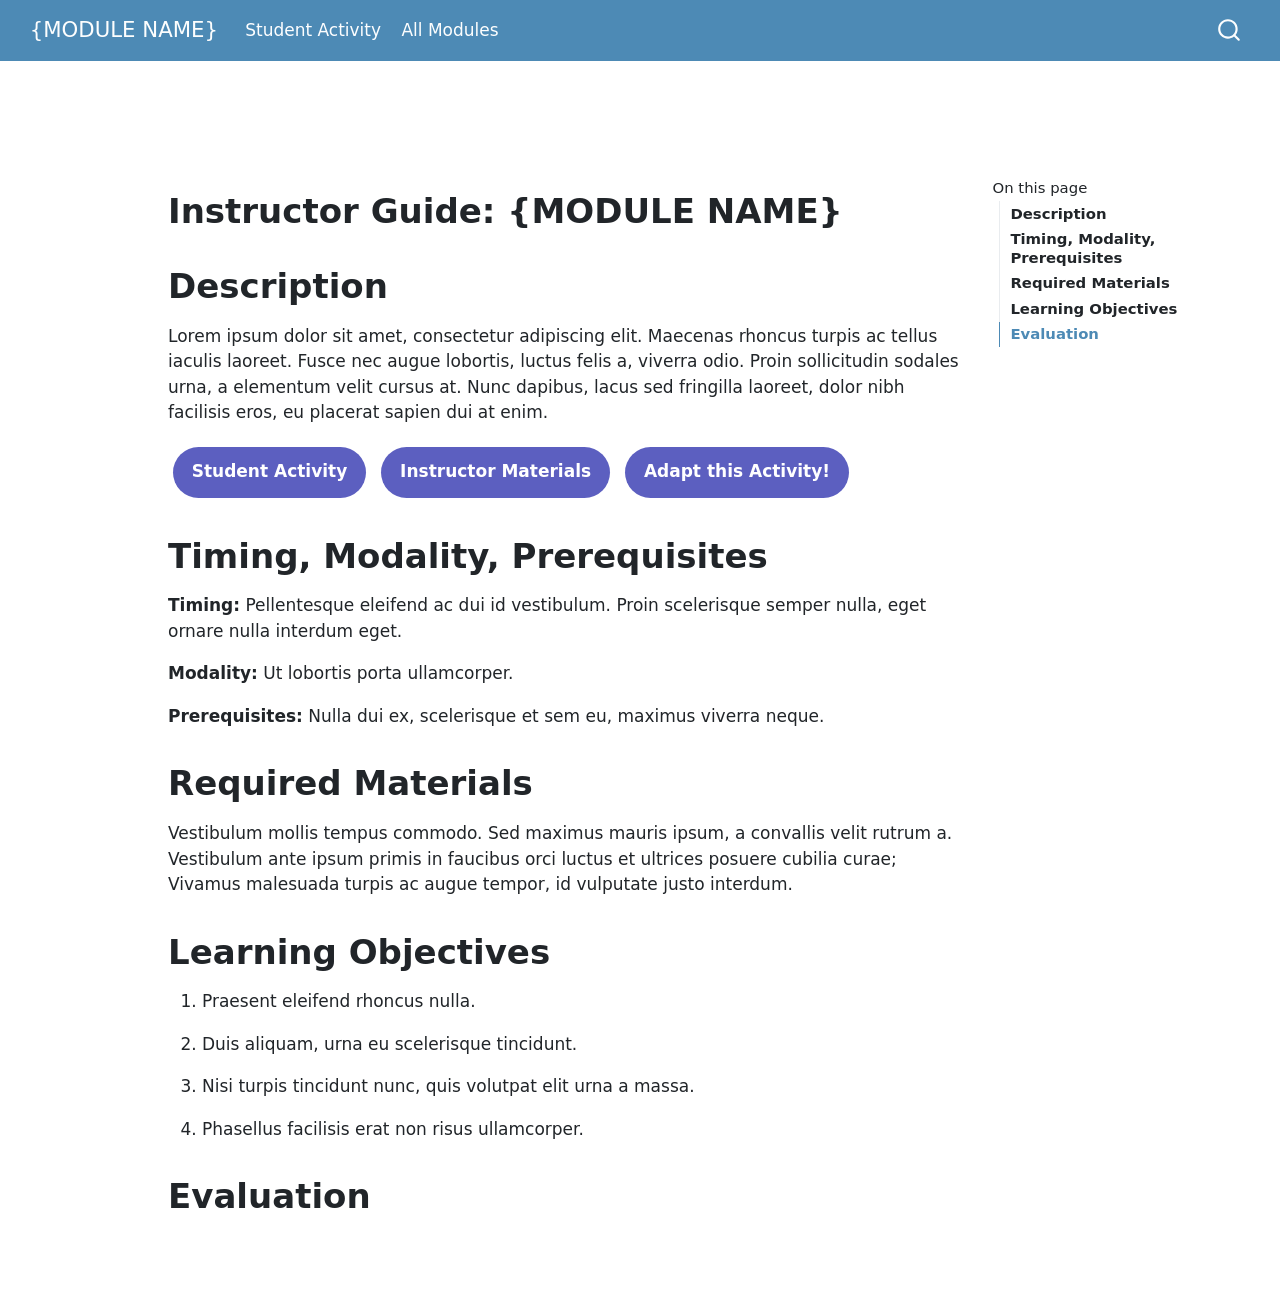
<file: docs/index.html>
<!DOCTYPE html>
<html xmlns="http://www.w3.org/1999/xhtml" lang="en" xml:lang="en"><head>

<meta charset="utf-8">
<meta name="generator" content="quarto-1.8.26">

<meta name="viewport" content="width=device-width, initial-scale=1.0, user-scalable=yes">


<title>Instructor Guide: {MODULE NAME} – {MODULE NAME}</title>
<style>
code{white-space: pre-wrap;}
span.smallcaps{font-variant: small-caps;}
div.columns{display: flex; gap: min(4vw, 1.5em);}
div.column{flex: auto; overflow-x: auto;}
div.hanging-indent{margin-left: 1.5em; text-indent: -1.5em;}
ul.task-list{list-style: none;}
ul.task-list li input[type="checkbox"] {
  width: 0.8em;
  margin: 0 0.8em 0.2em -1em; /* quarto-specific, see https://github.com/quarto-dev/quarto-cli/issues/4556 */ 
  vertical-align: middle;
}
</style>


<script src="site_libs/quarto-nav/quarto-nav.js"></script>
<script src="site_libs/quarto-nav/headroom.min.js"></script>
<script src="site_libs/clipboard/clipboard.min.js"></script>
<script src="site_libs/quarto-search/autocomplete.umd.js"></script>
<script src="site_libs/quarto-search/fuse.min.js"></script>
<script src="site_libs/quarto-search/quarto-search.js"></script>
<meta name="quarto:offset" content="./">
<script src="site_libs/quarto-html/quarto.js" type="module"></script>
<script src="site_libs/quarto-html/tabsets/tabsets.js" type="module"></script>
<script src="site_libs/quarto-html/axe/axe-check.js" type="module"></script>
<script src="site_libs/quarto-html/popper.min.js"></script>
<script src="site_libs/quarto-html/tippy.umd.min.js"></script>
<script src="site_libs/quarto-html/anchor.min.js"></script>
<link href="site_libs/quarto-html/tippy.css" rel="stylesheet">
<link href="site_libs/quarto-html/quarto-syntax-highlighting-587c61ba64f3a5504c4d52d930310e48.css" rel="stylesheet" id="quarto-text-highlighting-styles">
<script src="site_libs/bootstrap/bootstrap.min.js"></script>
<link href="site_libs/bootstrap/bootstrap-icons.css" rel="stylesheet">
<link href="site_libs/bootstrap/bootstrap-e49a5dc6e72e037d96667a2e2cca56e0.min.css" rel="stylesheet" append-hash="true" id="quarto-bootstrap" data-mode="light">
<script id="quarto-search-options" type="application/json">{
  "location": "navbar",
  "copy-button": false,
  "collapse-after": 3,
  "panel-placement": "end",
  "type": "overlay",
  "limit": 50,
  "keyboard-shortcut": [
    "f",
    "/",
    "s"
  ],
  "show-item-context": false,
  "language": {
    "search-no-results-text": "No results",
    "search-matching-documents-text": "matching documents",
    "search-copy-link-title": "Copy link to search",
    "search-hide-matches-text": "Hide additional matches",
    "search-more-match-text": "more match in this document",
    "search-more-matches-text": "more matches in this document",
    "search-clear-button-title": "Clear",
    "search-text-placeholder": "",
    "search-detached-cancel-button-title": "Cancel",
    "search-submit-button-title": "Submit",
    "search-label": "Search"
  }
}</script>
<script async="" src="https://www.googletagmanager.com/gtag/js?id=XXX"></script>

<script type="text/javascript">

window.dataLayer = window.dataLayer || [];
function gtag(){dataLayer.push(arguments);}
gtag('js', new Date());
gtag('config', 'XXX', { 'anonymize_ip': true});
</script>
<link rel="icon" type="image/x-icon" href="assets/favicon.ico">
 <!--- go to https://favicon.io/favicon-converter/ to upload an image to make a new favicon.io. You will need to replace the current favicon.io image with the one in the downloaded directory from the website. The current image is in the resources/images/ directory --->

<script async="" src="https://www.googletagmanager.com/gtm.js?id=???"></script>
<script>
  window.dataLayer = window.dataLayer || [];
  function gtag(){dataLayer.push(arguments);}
  gtag('js', new Date());
</script>


<link rel="stylesheet" href="assets/styles.css">
</head>

<body class="nav-fixed quarto-light">

<div id="quarto-search-results"></div>
  <header id="quarto-header" class="headroom fixed-top">
    <nav class="navbar navbar-expand-lg " data-bs-theme="dark">
      <div class="navbar-container container-fluid">
      <div class="navbar-brand-container mx-auto">
    <a class="navbar-brand" href="./index.html">
    <span class="navbar-title">{MODULE NAME}</span>
    </a>
  </div>
            <div id="quarto-search" class="" title="Search"></div>
          <button class="navbar-toggler" type="button" data-bs-toggle="collapse" data-bs-target="#navbarCollapse" aria-controls="navbarCollapse" role="menu" aria-expanded="false" aria-label="Toggle navigation" onclick="if (window.quartoToggleHeadroom) { window.quartoToggleHeadroom(); }">
  <span class="navbar-toggler-icon"></span>
</button>
          <div class="collapse navbar-collapse" id="navbarCollapse">
            <ul class="navbar-nav navbar-nav-scroll me-auto">
  <li class="nav-item">
    <a class="nav-link active" href="./index.html" aria-current="page"> 
<span class="menu-text">Student Activity</span></a>
  </li>  
  <li class="nav-item">
    <a class="nav-link" href="https://genomicseducation.org/modules.html"> 
<span class="menu-text">All Modules</span></a>
  </li>  
</ul>
          </div> <!-- /navcollapse -->
            <div class="quarto-navbar-tools">
</div>
      </div> <!-- /container-fluid -->
    </nav>
</header>
<!-- content -->
<div id="quarto-content" class="quarto-container page-columns page-rows-contents page-layout-article page-navbar">
<!-- sidebar -->
<!-- margin-sidebar -->
    <div id="quarto-margin-sidebar" class="sidebar margin-sidebar">
        <nav id="TOC" role="doc-toc" class="toc-active">
    <h2 id="toc-title">On this page</h2>
   
  <ul>
  <li><a href="#description" id="toc-description" class="nav-link active" data-scroll-target="#description"><strong>Description</strong></a></li>
  <li><a href="#timing-modality-prerequisites" id="toc-timing-modality-prerequisites" class="nav-link" data-scroll-target="#timing-modality-prerequisites"><strong>Timing, Modality, Prerequisites</strong></a></li>
  <li><a href="#required-materials" id="toc-required-materials" class="nav-link" data-scroll-target="#required-materials"><strong>Required Materials</strong></a></li>
  <li><a href="#learning-objectives" id="toc-learning-objectives" class="nav-link" data-scroll-target="#learning-objectives"><strong>Learning Objectives</strong></a></li>
  <li><a href="#evaluation" id="toc-evaluation" class="nav-link" data-scroll-target="#evaluation"><strong>Evaluation</strong></a></li>
  </ul>
</nav>
    </div>
<!-- main -->
<main class="content" id="quarto-document-content">

<header id="title-block-header" class="quarto-title-block default">
<div class="quarto-title">
<h1 class="title"><strong>Instructor Guide: {MODULE NAME}</strong></h1>
</div>



<div class="quarto-title-meta">

    
  
    
  </div>
  


</header>


<!--
Describe the module.
-->
<section id="description" class="level1">
<h1><strong>Description</strong></h1>
<p>Lorem ipsum dolor sit amet, consectetur adipiscing elit. Maecenas rhoncus turpis ac tellus iaculis laoreet. Fusce nec augue lobortis, luctus felis a, viverra odio. Proin sollicitudin sodales urna, a elementum velit cursus at. Nunc dapibus, lacus sed fringilla laoreet, dolor nibh facilisis eros, eu placerat sapien dui at enim.</p>
<p><a href="https://genomicseducation.org" class="nav-button">Student Activity</a> <a href="./instructor_materials.html" class="nav-button">Instructor Materials</a> <a href="./adapt_materials.html" class="nav-button">Adapt this Activity!</a></p>
<!--
Describe how long you expect the activity to take. Any details about modality are also helpful.
-->
</section>
<section id="timing-modality-prerequisites" class="level1">
<h1><strong>Timing, Modality, Prerequisites</strong></h1>
<p><strong>Timing:</strong> Pellentesque eleifend ac dui id vestibulum. Proin scelerisque semper nulla, eget ornare nulla interdum eget.</p>
<p><strong>Modality:</strong> Ut lobortis porta ullamcorper.</p>
<p><strong>Prerequisites:</strong> Nulla dui ex, scelerisque et sem eu, maximus viverra neque.</p>
</section>
<section id="required-materials" class="level1">
<h1><strong>Required Materials</strong></h1>
<p>Vestibulum mollis tempus commodo. Sed maximus mauris ipsum, a convallis velit rutrum a. Vestibulum ante ipsum primis in faucibus orci luctus et ultrices posuere cubilia curae; Vivamus malesuada turpis ac augue tempor, id vulputate justo interdum.</p>
<!-- Make sure to mention from where the learning objectives were derived. Check out the GSA learning framework, both at https://genetics-gsa.org/education/genetics-learning-framework/ and in the resources folder in this repository. -->
</section>
<section id="learning-objectives" class="level1">
<h1><strong>Learning Objectives</strong></h1>
<ol type="1">
<li><p>Praesent eleifend rhoncus nulla.</p></li>
<li><p>Duis aliquam, urna eu scelerisque tincidunt.</p></li>
<li><p>Nisi turpis tincidunt nunc, quis volutpat elit urna a massa.</p></li>
<li><p>Phasellus facilisis erat non risus ullamcorper.</p></li>
</ol>
<!--
Describe the module.
-->
</section>
<section id="evaluation" class="level1">
<h1><strong>Evaluation</strong></h1>


</section>

</main> <!-- /main -->
<script id="quarto-html-after-body" type="application/javascript">
  window.document.addEventListener("DOMContentLoaded", function (event) {
    const icon = "";
    const anchorJS = new window.AnchorJS();
    anchorJS.options = {
      placement: 'right',
      icon: icon
    };
    anchorJS.add('.anchored');
    const isCodeAnnotation = (el) => {
      for (const clz of el.classList) {
        if (clz.startsWith('code-annotation-')) {                     
          return true;
        }
      }
      return false;
    }
    const onCopySuccess = function(e) {
      // button target
      const button = e.trigger;
      // don't keep focus
      button.blur();
      // flash "checked"
      button.classList.add('code-copy-button-checked');
      var currentTitle = button.getAttribute("title");
      button.setAttribute("title", "Copied!");
      let tooltip;
      if (window.bootstrap) {
        button.setAttribute("data-bs-toggle", "tooltip");
        button.setAttribute("data-bs-placement", "left");
        button.setAttribute("data-bs-title", "Copied!");
        tooltip = new bootstrap.Tooltip(button, 
          { trigger: "manual", 
            customClass: "code-copy-button-tooltip",
            offset: [0, -8]});
        tooltip.show();    
      }
      setTimeout(function() {
        if (tooltip) {
          tooltip.hide();
          button.removeAttribute("data-bs-title");
          button.removeAttribute("data-bs-toggle");
          button.removeAttribute("data-bs-placement");
        }
        button.setAttribute("title", currentTitle);
        button.classList.remove('code-copy-button-checked');
      }, 1000);
      // clear code selection
      e.clearSelection();
    }
    const getTextToCopy = function(trigger) {
      const outerScaffold = trigger.parentElement.cloneNode(true);
      const codeEl = outerScaffold.querySelector('code');
      for (const childEl of codeEl.children) {
        if (isCodeAnnotation(childEl)) {
          childEl.remove();
        }
      }
      return codeEl.innerText;
    }
    const clipboard = new window.ClipboardJS('.code-copy-button:not([data-in-quarto-modal])', {
      text: getTextToCopy
    });
    clipboard.on('success', onCopySuccess);
    if (window.document.getElementById('quarto-embedded-source-code-modal')) {
      const clipboardModal = new window.ClipboardJS('.code-copy-button[data-in-quarto-modal]', {
        text: getTextToCopy,
        container: window.document.getElementById('quarto-embedded-source-code-modal')
      });
      clipboardModal.on('success', onCopySuccess);
    }
      var localhostRegex = new RegExp(/^(?:http|https):\/\/localhost\:?[0-9]*\//);
      var mailtoRegex = new RegExp(/^mailto:/);
        var filterRegex = new RegExp('/' + window.location.host + '/');
      var isInternal = (href) => {
          return filterRegex.test(href) || localhostRegex.test(href) || mailtoRegex.test(href);
      }
      // Inspect non-navigation links and adorn them if external
     var links = window.document.querySelectorAll('a[href]:not(.nav-link):not(.navbar-brand):not(.toc-action):not(.sidebar-link):not(.sidebar-item-toggle):not(.pagination-link):not(.no-external):not([aria-hidden]):not(.dropdown-item):not(.quarto-navigation-tool):not(.about-link)');
      for (var i=0; i<links.length; i++) {
        const link = links[i];
        if (!isInternal(link.href)) {
          // undo the damage that might have been done by quarto-nav.js in the case of
          // links that we want to consider external
          if (link.dataset.originalHref !== undefined) {
            link.href = link.dataset.originalHref;
          }
            // target, if specified
            link.setAttribute("target", "_blank");
            if (link.getAttribute("rel") === null) {
              link.setAttribute("rel", "noopener");
            }
        }
      }
    function tippyHover(el, contentFn, onTriggerFn, onUntriggerFn) {
      const config = {
        allowHTML: true,
        maxWidth: 500,
        delay: 100,
        arrow: false,
        appendTo: function(el) {
            return el.parentElement;
        },
        interactive: true,
        interactiveBorder: 10,
        theme: 'quarto',
        placement: 'bottom-start',
      };
      if (contentFn) {
        config.content = contentFn;
      }
      if (onTriggerFn) {
        config.onTrigger = onTriggerFn;
      }
      if (onUntriggerFn) {
        config.onUntrigger = onUntriggerFn;
      }
      window.tippy(el, config); 
    }
    const noterefs = window.document.querySelectorAll('a[role="doc-noteref"]');
    for (var i=0; i<noterefs.length; i++) {
      const ref = noterefs[i];
      tippyHover(ref, function() {
        // use id or data attribute instead here
        let href = ref.getAttribute('data-footnote-href') || ref.getAttribute('href');
        try { href = new URL(href).hash; } catch {}
        const id = href.replace(/^#\/?/, "");
        const note = window.document.getElementById(id);
        if (note) {
          return note.innerHTML;
        } else {
          return "";
        }
      });
    }
    const xrefs = window.document.querySelectorAll('a.quarto-xref');
    const processXRef = (id, note) => {
      // Strip column container classes
      const stripColumnClz = (el) => {
        el.classList.remove("page-full", "page-columns");
        if (el.children) {
          for (const child of el.children) {
            stripColumnClz(child);
          }
        }
      }
      stripColumnClz(note)
      if (id === null || id.startsWith('sec-')) {
        // Special case sections, only their first couple elements
        const container = document.createElement("div");
        if (note.children && note.children.length > 2) {
          container.appendChild(note.children[0].cloneNode(true));
          for (let i = 1; i < note.children.length; i++) {
            const child = note.children[i];
            if (child.tagName === "P" && child.innerText === "") {
              continue;
            } else {
              container.appendChild(child.cloneNode(true));
              break;
            }
          }
          if (window.Quarto?.typesetMath) {
            window.Quarto.typesetMath(container);
          }
          return container.innerHTML
        } else {
          if (window.Quarto?.typesetMath) {
            window.Quarto.typesetMath(note);
          }
          return note.innerHTML;
        }
      } else {
        // Remove any anchor links if they are present
        const anchorLink = note.querySelector('a.anchorjs-link');
        if (anchorLink) {
          anchorLink.remove();
        }
        if (window.Quarto?.typesetMath) {
          window.Quarto.typesetMath(note);
        }
        if (note.classList.contains("callout")) {
          return note.outerHTML;
        } else {
          return note.innerHTML;
        }
      }
    }
    for (var i=0; i<xrefs.length; i++) {
      const xref = xrefs[i];
      tippyHover(xref, undefined, function(instance) {
        instance.disable();
        let url = xref.getAttribute('href');
        let hash = undefined; 
        if (url.startsWith('#')) {
          hash = url;
        } else {
          try { hash = new URL(url).hash; } catch {}
        }
        if (hash) {
          const id = hash.replace(/^#\/?/, "");
          const note = window.document.getElementById(id);
          if (note !== null) {
            try {
              const html = processXRef(id, note.cloneNode(true));
              instance.setContent(html);
            } finally {
              instance.enable();
              instance.show();
            }
          } else {
            // See if we can fetch this
            fetch(url.split('#')[0])
            .then(res => res.text())
            .then(html => {
              const parser = new DOMParser();
              const htmlDoc = parser.parseFromString(html, "text/html");
              const note = htmlDoc.getElementById(id);
              if (note !== null) {
                const html = processXRef(id, note);
                instance.setContent(html);
              } 
            }).finally(() => {
              instance.enable();
              instance.show();
            });
          }
        } else {
          // See if we can fetch a full url (with no hash to target)
          // This is a special case and we should probably do some content thinning / targeting
          fetch(url)
          .then(res => res.text())
          .then(html => {
            const parser = new DOMParser();
            const htmlDoc = parser.parseFromString(html, "text/html");
            const note = htmlDoc.querySelector('main.content');
            if (note !== null) {
              // This should only happen for chapter cross references
              // (since there is no id in the URL)
              // remove the first header
              if (note.children.length > 0 && note.children[0].tagName === "HEADER") {
                note.children[0].remove();
              }
              const html = processXRef(null, note);
              instance.setContent(html);
            } 
          }).finally(() => {
            instance.enable();
            instance.show();
          });
        }
      }, function(instance) {
      });
    }
        let selectedAnnoteEl;
        const selectorForAnnotation = ( cell, annotation) => {
          let cellAttr = 'data-code-cell="' + cell + '"';
          let lineAttr = 'data-code-annotation="' +  annotation + '"';
          const selector = 'span[' + cellAttr + '][' + lineAttr + ']';
          return selector;
        }
        const selectCodeLines = (annoteEl) => {
          const doc = window.document;
          const targetCell = annoteEl.getAttribute("data-target-cell");
          const targetAnnotation = annoteEl.getAttribute("data-target-annotation");
          const annoteSpan = window.document.querySelector(selectorForAnnotation(targetCell, targetAnnotation));
          const lines = annoteSpan.getAttribute("data-code-lines").split(",");
          const lineIds = lines.map((line) => {
            return targetCell + "-" + line;
          })
          let top = null;
          let height = null;
          let parent = null;
          if (lineIds.length > 0) {
              //compute the position of the single el (top and bottom and make a div)
              const el = window.document.getElementById(lineIds[0]);
              top = el.offsetTop;
              height = el.offsetHeight;
              parent = el.parentElement.parentElement;
            if (lineIds.length > 1) {
              const lastEl = window.document.getElementById(lineIds[lineIds.length - 1]);
              const bottom = lastEl.offsetTop + lastEl.offsetHeight;
              height = bottom - top;
            }
            if (top !== null && height !== null && parent !== null) {
              // cook up a div (if necessary) and position it 
              let div = window.document.getElementById("code-annotation-line-highlight");
              if (div === null) {
                div = window.document.createElement("div");
                div.setAttribute("id", "code-annotation-line-highlight");
                div.style.position = 'absolute';
                parent.appendChild(div);
              }
              div.style.top = top - 2 + "px";
              div.style.height = height + 4 + "px";
              div.style.left = 0;
              let gutterDiv = window.document.getElementById("code-annotation-line-highlight-gutter");
              if (gutterDiv === null) {
                gutterDiv = window.document.createElement("div");
                gutterDiv.setAttribute("id", "code-annotation-line-highlight-gutter");
                gutterDiv.style.position = 'absolute';
                const codeCell = window.document.getElementById(targetCell);
                const gutter = codeCell.querySelector('.code-annotation-gutter');
                gutter.appendChild(gutterDiv);
              }
              gutterDiv.style.top = top - 2 + "px";
              gutterDiv.style.height = height + 4 + "px";
            }
            selectedAnnoteEl = annoteEl;
          }
        };
        const unselectCodeLines = () => {
          const elementsIds = ["code-annotation-line-highlight", "code-annotation-line-highlight-gutter"];
          elementsIds.forEach((elId) => {
            const div = window.document.getElementById(elId);
            if (div) {
              div.remove();
            }
          });
          selectedAnnoteEl = undefined;
        };
          // Handle positioning of the toggle
      window.addEventListener(
        "resize",
        throttle(() => {
          elRect = undefined;
          if (selectedAnnoteEl) {
            selectCodeLines(selectedAnnoteEl);
          }
        }, 10)
      );
      function throttle(fn, ms) {
      let throttle = false;
      let timer;
        return (...args) => {
          if(!throttle) { // first call gets through
              fn.apply(this, args);
              throttle = true;
          } else { // all the others get throttled
              if(timer) clearTimeout(timer); // cancel #2
              timer = setTimeout(() => {
                fn.apply(this, args);
                timer = throttle = false;
              }, ms);
          }
        };
      }
        // Attach click handler to the DT
        const annoteDls = window.document.querySelectorAll('dt[data-target-cell]');
        for (const annoteDlNode of annoteDls) {
          annoteDlNode.addEventListener('click', (event) => {
            const clickedEl = event.target;
            if (clickedEl !== selectedAnnoteEl) {
              unselectCodeLines();
              const activeEl = window.document.querySelector('dt[data-target-cell].code-annotation-active');
              if (activeEl) {
                activeEl.classList.remove('code-annotation-active');
              }
              selectCodeLines(clickedEl);
              clickedEl.classList.add('code-annotation-active');
            } else {
              // Unselect the line
              unselectCodeLines();
              clickedEl.classList.remove('code-annotation-active');
            }
          });
        }
    const findCites = (el) => {
      const parentEl = el.parentElement;
      if (parentEl) {
        const cites = parentEl.dataset.cites;
        if (cites) {
          return {
            el,
            cites: cites.split(' ')
          };
        } else {
          return findCites(el.parentElement)
        }
      } else {
        return undefined;
      }
    };
    var bibliorefs = window.document.querySelectorAll('a[role="doc-biblioref"]');
    for (var i=0; i<bibliorefs.length; i++) {
      const ref = bibliorefs[i];
      const citeInfo = findCites(ref);
      if (citeInfo) {
        tippyHover(citeInfo.el, function() {
          var popup = window.document.createElement('div');
          citeInfo.cites.forEach(function(cite) {
            var citeDiv = window.document.createElement('div');
            citeDiv.classList.add('hanging-indent');
            citeDiv.classList.add('csl-entry');
            var biblioDiv = window.document.getElementById('ref-' + cite);
            if (biblioDiv) {
              citeDiv.innerHTML = biblioDiv.innerHTML;
            }
            popup.appendChild(citeDiv);
          });
          return popup.innerHTML;
        });
      }
    }
  });
  </script>
</div> <!-- /content -->




</body></html>
</file>
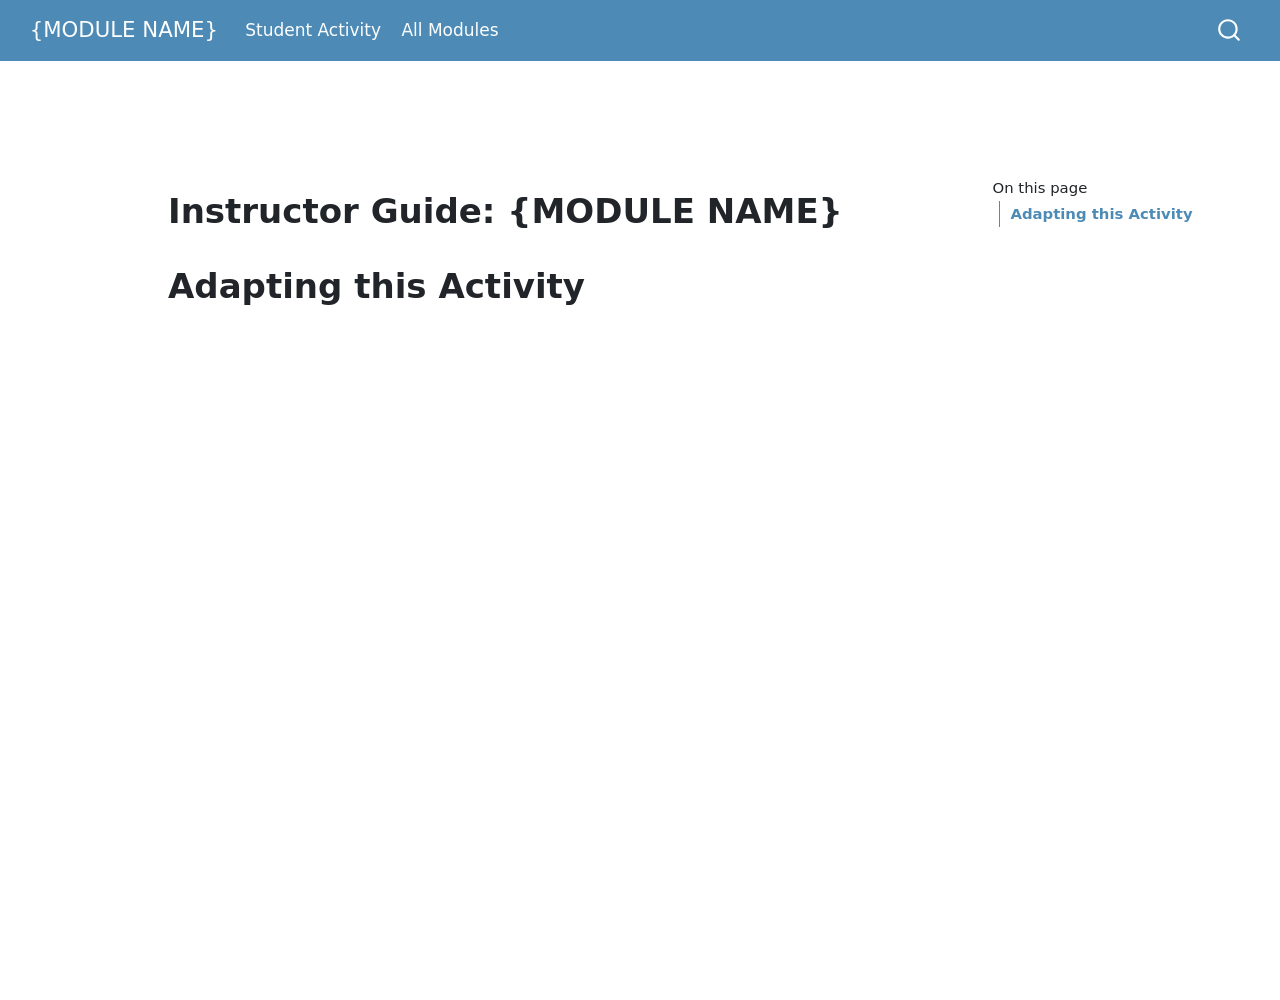
<file: docs/adapt_materials.html>
<!DOCTYPE html>
<html xmlns="http://www.w3.org/1999/xhtml" lang="en" xml:lang="en"><head>

<meta charset="utf-8">
<meta name="generator" content="quarto-1.8.26">

<meta name="viewport" content="width=device-width, initial-scale=1.0, user-scalable=yes">


<title>Instructor Guide: {MODULE NAME} – {MODULE NAME}</title>
<style>
code{white-space: pre-wrap;}
span.smallcaps{font-variant: small-caps;}
div.columns{display: flex; gap: min(4vw, 1.5em);}
div.column{flex: auto; overflow-x: auto;}
div.hanging-indent{margin-left: 1.5em; text-indent: -1.5em;}
ul.task-list{list-style: none;}
ul.task-list li input[type="checkbox"] {
  width: 0.8em;
  margin: 0 0.8em 0.2em -1em; /* quarto-specific, see https://github.com/quarto-dev/quarto-cli/issues/4556 */ 
  vertical-align: middle;
}
</style>


<script src="site_libs/quarto-nav/quarto-nav.js"></script>
<script src="site_libs/quarto-nav/headroom.min.js"></script>
<script src="site_libs/clipboard/clipboard.min.js"></script>
<script src="site_libs/quarto-search/autocomplete.umd.js"></script>
<script src="site_libs/quarto-search/fuse.min.js"></script>
<script src="site_libs/quarto-search/quarto-search.js"></script>
<meta name="quarto:offset" content="./">
<script src="site_libs/quarto-html/quarto.js" type="module"></script>
<script src="site_libs/quarto-html/tabsets/tabsets.js" type="module"></script>
<script src="site_libs/quarto-html/axe/axe-check.js" type="module"></script>
<script src="site_libs/quarto-html/popper.min.js"></script>
<script src="site_libs/quarto-html/tippy.umd.min.js"></script>
<script src="site_libs/quarto-html/anchor.min.js"></script>
<link href="site_libs/quarto-html/tippy.css" rel="stylesheet">
<link href="site_libs/quarto-html/quarto-syntax-highlighting-587c61ba64f3a5504c4d52d930310e48.css" rel="stylesheet" id="quarto-text-highlighting-styles">
<script src="site_libs/bootstrap/bootstrap.min.js"></script>
<link href="site_libs/bootstrap/bootstrap-icons.css" rel="stylesheet">
<link href="site_libs/bootstrap/bootstrap-e49a5dc6e72e037d96667a2e2cca56e0.min.css" rel="stylesheet" append-hash="true" id="quarto-bootstrap" data-mode="light">
<script id="quarto-search-options" type="application/json">{
  "location": "navbar",
  "copy-button": false,
  "collapse-after": 3,
  "panel-placement": "end",
  "type": "overlay",
  "limit": 50,
  "keyboard-shortcut": [
    "f",
    "/",
    "s"
  ],
  "show-item-context": false,
  "language": {
    "search-no-results-text": "No results",
    "search-matching-documents-text": "matching documents",
    "search-copy-link-title": "Copy link to search",
    "search-hide-matches-text": "Hide additional matches",
    "search-more-match-text": "more match in this document",
    "search-more-matches-text": "more matches in this document",
    "search-clear-button-title": "Clear",
    "search-text-placeholder": "",
    "search-detached-cancel-button-title": "Cancel",
    "search-submit-button-title": "Submit",
    "search-label": "Search"
  }
}</script>
<script async="" src="https://www.googletagmanager.com/gtag/js?id=XXX"></script>

<script type="text/javascript">

window.dataLayer = window.dataLayer || [];
function gtag(){dataLayer.push(arguments);}
gtag('js', new Date());
gtag('config', 'XXX', { 'anonymize_ip': true});
</script>
<link rel="icon" type="image/x-icon" href="assets/favicon.ico">
 <!--- go to https://favicon.io/favicon-converter/ to upload an image to make a new favicon.io. You will need to replace the current favicon.io image with the one in the downloaded directory from the website. The current image is in the resources/images/ directory --->

<script async="" src="https://www.googletagmanager.com/gtm.js?id=???"></script>
<script>
  window.dataLayer = window.dataLayer || [];
  function gtag(){dataLayer.push(arguments);}
  gtag('js', new Date());
</script>


<link rel="stylesheet" href="assets/styles.css">
</head>

<body class="nav-fixed quarto-light">

<div id="quarto-search-results"></div>
  <header id="quarto-header" class="headroom fixed-top">
    <nav class="navbar navbar-expand-lg " data-bs-theme="dark">
      <div class="navbar-container container-fluid">
      <div class="navbar-brand-container mx-auto">
    <a class="navbar-brand" href="./index.html">
    <span class="navbar-title">{MODULE NAME}</span>
    </a>
  </div>
            <div id="quarto-search" class="" title="Search"></div>
          <button class="navbar-toggler" type="button" data-bs-toggle="collapse" data-bs-target="#navbarCollapse" aria-controls="navbarCollapse" role="menu" aria-expanded="false" aria-label="Toggle navigation" onclick="if (window.quartoToggleHeadroom) { window.quartoToggleHeadroom(); }">
  <span class="navbar-toggler-icon"></span>
</button>
          <div class="collapse navbar-collapse" id="navbarCollapse">
            <ul class="navbar-nav navbar-nav-scroll me-auto">
  <li class="nav-item">
    <a class="nav-link" href="./index.html"> 
<span class="menu-text">Student Activity</span></a>
  </li>  
  <li class="nav-item">
    <a class="nav-link" href="https://genomicseducation.org/modules.html"> 
<span class="menu-text">All Modules</span></a>
  </li>  
</ul>
          </div> <!-- /navcollapse -->
            <div class="quarto-navbar-tools">
</div>
      </div> <!-- /container-fluid -->
    </nav>
</header>
<!-- content -->
<div id="quarto-content" class="quarto-container page-columns page-rows-contents page-layout-article page-navbar">
<!-- sidebar -->
<!-- margin-sidebar -->
    <div id="quarto-margin-sidebar" class="sidebar margin-sidebar">
        <nav id="TOC" role="doc-toc" class="toc-active">
    <h2 id="toc-title">On this page</h2>
   
  <ul>
  <li><a href="#adapting-this-activity" id="toc-adapting-this-activity" class="nav-link active" data-scroll-target="#adapting-this-activity"><strong>Adapting this Activity</strong></a></li>
  </ul>
</nav>
    </div>
<!-- main -->
<main class="content" id="quarto-document-content">

<header id="title-block-header" class="quarto-title-block default">
<div class="quarto-title">
<h1 class="title"><strong>Instructor Guide: {MODULE NAME}</strong></h1>
</div>



<div class="quarto-title-meta">

    
  
    
  </div>
  


</header>


<section id="adapting-this-activity" class="level1">
<h1><strong>Adapting this Activity</strong></h1>


</section>

</main> <!-- /main -->
<script id="quarto-html-after-body" type="application/javascript">
  window.document.addEventListener("DOMContentLoaded", function (event) {
    const icon = "";
    const anchorJS = new window.AnchorJS();
    anchorJS.options = {
      placement: 'right',
      icon: icon
    };
    anchorJS.add('.anchored');
    const isCodeAnnotation = (el) => {
      for (const clz of el.classList) {
        if (clz.startsWith('code-annotation-')) {                     
          return true;
        }
      }
      return false;
    }
    const onCopySuccess = function(e) {
      // button target
      const button = e.trigger;
      // don't keep focus
      button.blur();
      // flash "checked"
      button.classList.add('code-copy-button-checked');
      var currentTitle = button.getAttribute("title");
      button.setAttribute("title", "Copied!");
      let tooltip;
      if (window.bootstrap) {
        button.setAttribute("data-bs-toggle", "tooltip");
        button.setAttribute("data-bs-placement", "left");
        button.setAttribute("data-bs-title", "Copied!");
        tooltip = new bootstrap.Tooltip(button, 
          { trigger: "manual", 
            customClass: "code-copy-button-tooltip",
            offset: [0, -8]});
        tooltip.show();    
      }
      setTimeout(function() {
        if (tooltip) {
          tooltip.hide();
          button.removeAttribute("data-bs-title");
          button.removeAttribute("data-bs-toggle");
          button.removeAttribute("data-bs-placement");
        }
        button.setAttribute("title", currentTitle);
        button.classList.remove('code-copy-button-checked');
      }, 1000);
      // clear code selection
      e.clearSelection();
    }
    const getTextToCopy = function(trigger) {
      const outerScaffold = trigger.parentElement.cloneNode(true);
      const codeEl = outerScaffold.querySelector('code');
      for (const childEl of codeEl.children) {
        if (isCodeAnnotation(childEl)) {
          childEl.remove();
        }
      }
      return codeEl.innerText;
    }
    const clipboard = new window.ClipboardJS('.code-copy-button:not([data-in-quarto-modal])', {
      text: getTextToCopy
    });
    clipboard.on('success', onCopySuccess);
    if (window.document.getElementById('quarto-embedded-source-code-modal')) {
      const clipboardModal = new window.ClipboardJS('.code-copy-button[data-in-quarto-modal]', {
        text: getTextToCopy,
        container: window.document.getElementById('quarto-embedded-source-code-modal')
      });
      clipboardModal.on('success', onCopySuccess);
    }
      var localhostRegex = new RegExp(/^(?:http|https):\/\/localhost\:?[0-9]*\//);
      var mailtoRegex = new RegExp(/^mailto:/);
        var filterRegex = new RegExp('/' + window.location.host + '/');
      var isInternal = (href) => {
          return filterRegex.test(href) || localhostRegex.test(href) || mailtoRegex.test(href);
      }
      // Inspect non-navigation links and adorn them if external
     var links = window.document.querySelectorAll('a[href]:not(.nav-link):not(.navbar-brand):not(.toc-action):not(.sidebar-link):not(.sidebar-item-toggle):not(.pagination-link):not(.no-external):not([aria-hidden]):not(.dropdown-item):not(.quarto-navigation-tool):not(.about-link)');
      for (var i=0; i<links.length; i++) {
        const link = links[i];
        if (!isInternal(link.href)) {
          // undo the damage that might have been done by quarto-nav.js in the case of
          // links that we want to consider external
          if (link.dataset.originalHref !== undefined) {
            link.href = link.dataset.originalHref;
          }
            // target, if specified
            link.setAttribute("target", "_blank");
            if (link.getAttribute("rel") === null) {
              link.setAttribute("rel", "noopener");
            }
        }
      }
    function tippyHover(el, contentFn, onTriggerFn, onUntriggerFn) {
      const config = {
        allowHTML: true,
        maxWidth: 500,
        delay: 100,
        arrow: false,
        appendTo: function(el) {
            return el.parentElement;
        },
        interactive: true,
        interactiveBorder: 10,
        theme: 'quarto',
        placement: 'bottom-start',
      };
      if (contentFn) {
        config.content = contentFn;
      }
      if (onTriggerFn) {
        config.onTrigger = onTriggerFn;
      }
      if (onUntriggerFn) {
        config.onUntrigger = onUntriggerFn;
      }
      window.tippy(el, config); 
    }
    const noterefs = window.document.querySelectorAll('a[role="doc-noteref"]');
    for (var i=0; i<noterefs.length; i++) {
      const ref = noterefs[i];
      tippyHover(ref, function() {
        // use id or data attribute instead here
        let href = ref.getAttribute('data-footnote-href') || ref.getAttribute('href');
        try { href = new URL(href).hash; } catch {}
        const id = href.replace(/^#\/?/, "");
        const note = window.document.getElementById(id);
        if (note) {
          return note.innerHTML;
        } else {
          return "";
        }
      });
    }
    const xrefs = window.document.querySelectorAll('a.quarto-xref');
    const processXRef = (id, note) => {
      // Strip column container classes
      const stripColumnClz = (el) => {
        el.classList.remove("page-full", "page-columns");
        if (el.children) {
          for (const child of el.children) {
            stripColumnClz(child);
          }
        }
      }
      stripColumnClz(note)
      if (id === null || id.startsWith('sec-')) {
        // Special case sections, only their first couple elements
        const container = document.createElement("div");
        if (note.children && note.children.length > 2) {
          container.appendChild(note.children[0].cloneNode(true));
          for (let i = 1; i < note.children.length; i++) {
            const child = note.children[i];
            if (child.tagName === "P" && child.innerText === "") {
              continue;
            } else {
              container.appendChild(child.cloneNode(true));
              break;
            }
          }
          if (window.Quarto?.typesetMath) {
            window.Quarto.typesetMath(container);
          }
          return container.innerHTML
        } else {
          if (window.Quarto?.typesetMath) {
            window.Quarto.typesetMath(note);
          }
          return note.innerHTML;
        }
      } else {
        // Remove any anchor links if they are present
        const anchorLink = note.querySelector('a.anchorjs-link');
        if (anchorLink) {
          anchorLink.remove();
        }
        if (window.Quarto?.typesetMath) {
          window.Quarto.typesetMath(note);
        }
        if (note.classList.contains("callout")) {
          return note.outerHTML;
        } else {
          return note.innerHTML;
        }
      }
    }
    for (var i=0; i<xrefs.length; i++) {
      const xref = xrefs[i];
      tippyHover(xref, undefined, function(instance) {
        instance.disable();
        let url = xref.getAttribute('href');
        let hash = undefined; 
        if (url.startsWith('#')) {
          hash = url;
        } else {
          try { hash = new URL(url).hash; } catch {}
        }
        if (hash) {
          const id = hash.replace(/^#\/?/, "");
          const note = window.document.getElementById(id);
          if (note !== null) {
            try {
              const html = processXRef(id, note.cloneNode(true));
              instance.setContent(html);
            } finally {
              instance.enable();
              instance.show();
            }
          } else {
            // See if we can fetch this
            fetch(url.split('#')[0])
            .then(res => res.text())
            .then(html => {
              const parser = new DOMParser();
              const htmlDoc = parser.parseFromString(html, "text/html");
              const note = htmlDoc.getElementById(id);
              if (note !== null) {
                const html = processXRef(id, note);
                instance.setContent(html);
              } 
            }).finally(() => {
              instance.enable();
              instance.show();
            });
          }
        } else {
          // See if we can fetch a full url (with no hash to target)
          // This is a special case and we should probably do some content thinning / targeting
          fetch(url)
          .then(res => res.text())
          .then(html => {
            const parser = new DOMParser();
            const htmlDoc = parser.parseFromString(html, "text/html");
            const note = htmlDoc.querySelector('main.content');
            if (note !== null) {
              // This should only happen for chapter cross references
              // (since there is no id in the URL)
              // remove the first header
              if (note.children.length > 0 && note.children[0].tagName === "HEADER") {
                note.children[0].remove();
              }
              const html = processXRef(null, note);
              instance.setContent(html);
            } 
          }).finally(() => {
            instance.enable();
            instance.show();
          });
        }
      }, function(instance) {
      });
    }
        let selectedAnnoteEl;
        const selectorForAnnotation = ( cell, annotation) => {
          let cellAttr = 'data-code-cell="' + cell + '"';
          let lineAttr = 'data-code-annotation="' +  annotation + '"';
          const selector = 'span[' + cellAttr + '][' + lineAttr + ']';
          return selector;
        }
        const selectCodeLines = (annoteEl) => {
          const doc = window.document;
          const targetCell = annoteEl.getAttribute("data-target-cell");
          const targetAnnotation = annoteEl.getAttribute("data-target-annotation");
          const annoteSpan = window.document.querySelector(selectorForAnnotation(targetCell, targetAnnotation));
          const lines = annoteSpan.getAttribute("data-code-lines").split(",");
          const lineIds = lines.map((line) => {
            return targetCell + "-" + line;
          })
          let top = null;
          let height = null;
          let parent = null;
          if (lineIds.length > 0) {
              //compute the position of the single el (top and bottom and make a div)
              const el = window.document.getElementById(lineIds[0]);
              top = el.offsetTop;
              height = el.offsetHeight;
              parent = el.parentElement.parentElement;
            if (lineIds.length > 1) {
              const lastEl = window.document.getElementById(lineIds[lineIds.length - 1]);
              const bottom = lastEl.offsetTop + lastEl.offsetHeight;
              height = bottom - top;
            }
            if (top !== null && height !== null && parent !== null) {
              // cook up a div (if necessary) and position it 
              let div = window.document.getElementById("code-annotation-line-highlight");
              if (div === null) {
                div = window.document.createElement("div");
                div.setAttribute("id", "code-annotation-line-highlight");
                div.style.position = 'absolute';
                parent.appendChild(div);
              }
              div.style.top = top - 2 + "px";
              div.style.height = height + 4 + "px";
              div.style.left = 0;
              let gutterDiv = window.document.getElementById("code-annotation-line-highlight-gutter");
              if (gutterDiv === null) {
                gutterDiv = window.document.createElement("div");
                gutterDiv.setAttribute("id", "code-annotation-line-highlight-gutter");
                gutterDiv.style.position = 'absolute';
                const codeCell = window.document.getElementById(targetCell);
                const gutter = codeCell.querySelector('.code-annotation-gutter');
                gutter.appendChild(gutterDiv);
              }
              gutterDiv.style.top = top - 2 + "px";
              gutterDiv.style.height = height + 4 + "px";
            }
            selectedAnnoteEl = annoteEl;
          }
        };
        const unselectCodeLines = () => {
          const elementsIds = ["code-annotation-line-highlight", "code-annotation-line-highlight-gutter"];
          elementsIds.forEach((elId) => {
            const div = window.document.getElementById(elId);
            if (div) {
              div.remove();
            }
          });
          selectedAnnoteEl = undefined;
        };
          // Handle positioning of the toggle
      window.addEventListener(
        "resize",
        throttle(() => {
          elRect = undefined;
          if (selectedAnnoteEl) {
            selectCodeLines(selectedAnnoteEl);
          }
        }, 10)
      );
      function throttle(fn, ms) {
      let throttle = false;
      let timer;
        return (...args) => {
          if(!throttle) { // first call gets through
              fn.apply(this, args);
              throttle = true;
          } else { // all the others get throttled
              if(timer) clearTimeout(timer); // cancel #2
              timer = setTimeout(() => {
                fn.apply(this, args);
                timer = throttle = false;
              }, ms);
          }
        };
      }
        // Attach click handler to the DT
        const annoteDls = window.document.querySelectorAll('dt[data-target-cell]');
        for (const annoteDlNode of annoteDls) {
          annoteDlNode.addEventListener('click', (event) => {
            const clickedEl = event.target;
            if (clickedEl !== selectedAnnoteEl) {
              unselectCodeLines();
              const activeEl = window.document.querySelector('dt[data-target-cell].code-annotation-active');
              if (activeEl) {
                activeEl.classList.remove('code-annotation-active');
              }
              selectCodeLines(clickedEl);
              clickedEl.classList.add('code-annotation-active');
            } else {
              // Unselect the line
              unselectCodeLines();
              clickedEl.classList.remove('code-annotation-active');
            }
          });
        }
    const findCites = (el) => {
      const parentEl = el.parentElement;
      if (parentEl) {
        const cites = parentEl.dataset.cites;
        if (cites) {
          return {
            el,
            cites: cites.split(' ')
          };
        } else {
          return findCites(el.parentElement)
        }
      } else {
        return undefined;
      }
    };
    var bibliorefs = window.document.querySelectorAll('a[role="doc-biblioref"]');
    for (var i=0; i<bibliorefs.length; i++) {
      const ref = bibliorefs[i];
      const citeInfo = findCites(ref);
      if (citeInfo) {
        tippyHover(citeInfo.el, function() {
          var popup = window.document.createElement('div');
          citeInfo.cites.forEach(function(cite) {
            var citeDiv = window.document.createElement('div');
            citeDiv.classList.add('hanging-indent');
            citeDiv.classList.add('csl-entry');
            var biblioDiv = window.document.getElementById('ref-' + cite);
            if (biblioDiv) {
              citeDiv.innerHTML = biblioDiv.innerHTML;
            }
            popup.appendChild(citeDiv);
          });
          return popup.innerHTML;
        });
      }
    }
  });
  </script>
</div> <!-- /content -->




</body></html>
</file>
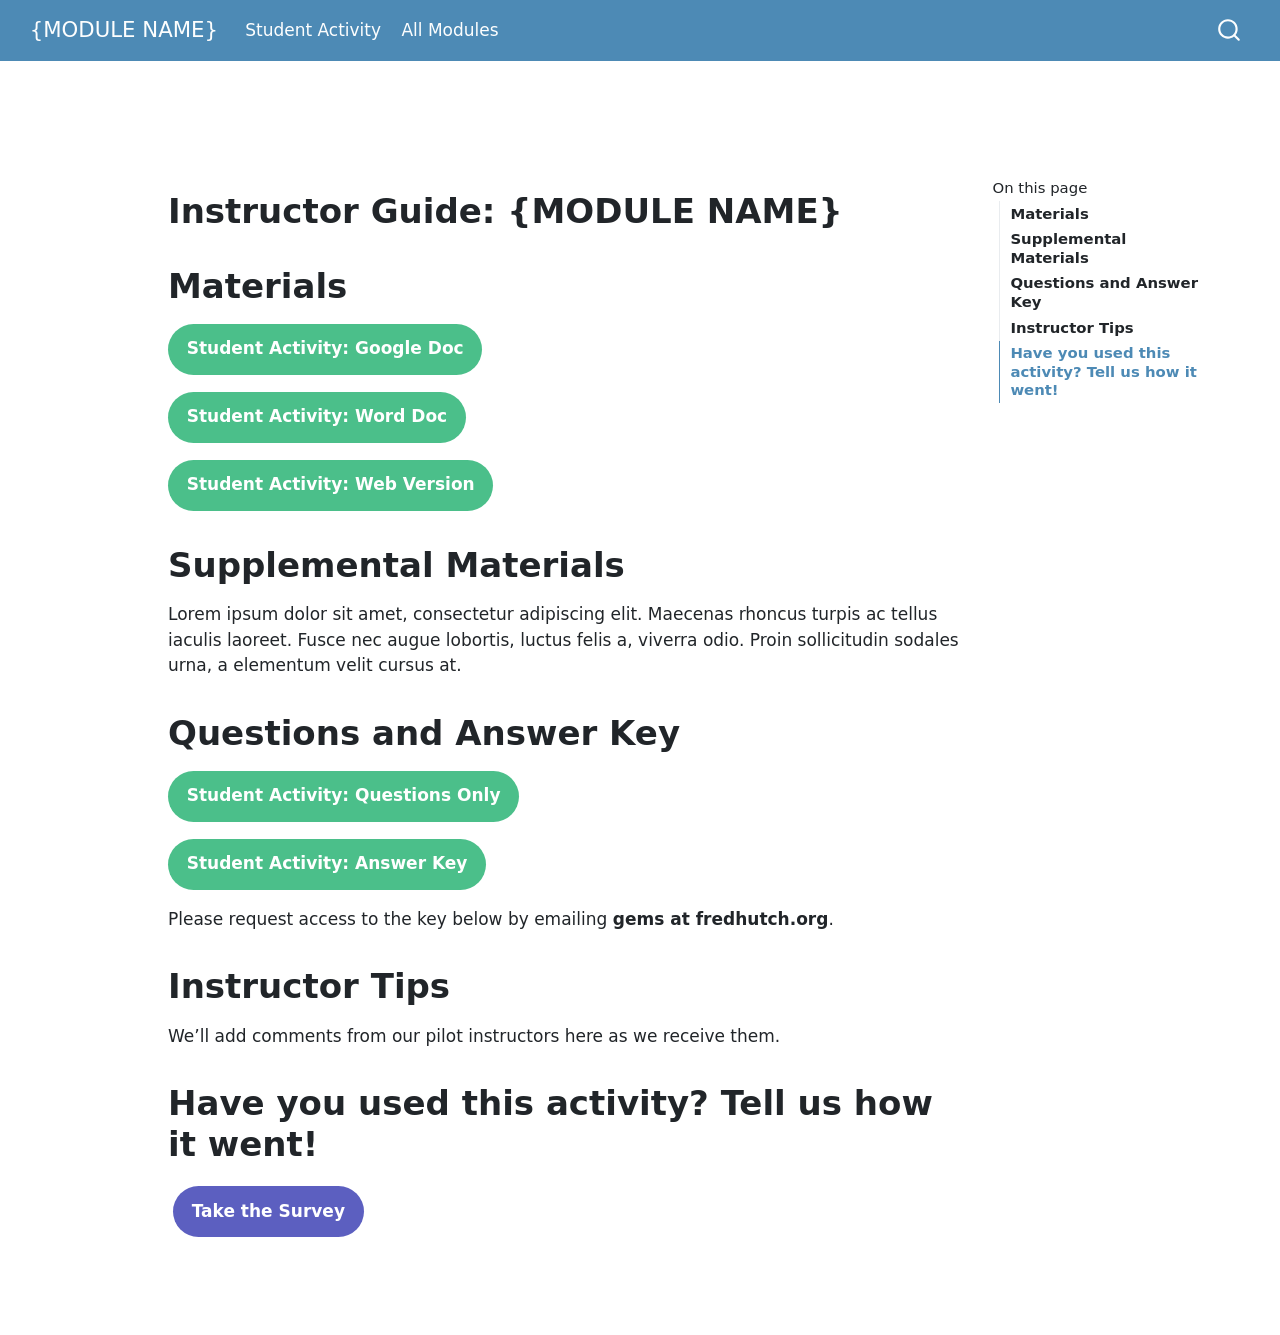
<file: docs/instructor_materials.html>
<!DOCTYPE html>
<html xmlns="http://www.w3.org/1999/xhtml" lang="en" xml:lang="en"><head>

<meta charset="utf-8">
<meta name="generator" content="quarto-1.8.26">

<meta name="viewport" content="width=device-width, initial-scale=1.0, user-scalable=yes">


<title>Instructor Guide: {MODULE NAME} – {MODULE NAME}</title>
<style>
code{white-space: pre-wrap;}
span.smallcaps{font-variant: small-caps;}
div.columns{display: flex; gap: min(4vw, 1.5em);}
div.column{flex: auto; overflow-x: auto;}
div.hanging-indent{margin-left: 1.5em; text-indent: -1.5em;}
ul.task-list{list-style: none;}
ul.task-list li input[type="checkbox"] {
  width: 0.8em;
  margin: 0 0.8em 0.2em -1em; /* quarto-specific, see https://github.com/quarto-dev/quarto-cli/issues/4556 */ 
  vertical-align: middle;
}
</style>


<script src="site_libs/quarto-nav/quarto-nav.js"></script>
<script src="site_libs/quarto-nav/headroom.min.js"></script>
<script src="site_libs/clipboard/clipboard.min.js"></script>
<script src="site_libs/quarto-search/autocomplete.umd.js"></script>
<script src="site_libs/quarto-search/fuse.min.js"></script>
<script src="site_libs/quarto-search/quarto-search.js"></script>
<meta name="quarto:offset" content="./">
<script src="site_libs/quarto-html/quarto.js" type="module"></script>
<script src="site_libs/quarto-html/tabsets/tabsets.js" type="module"></script>
<script src="site_libs/quarto-html/axe/axe-check.js" type="module"></script>
<script src="site_libs/quarto-html/popper.min.js"></script>
<script src="site_libs/quarto-html/tippy.umd.min.js"></script>
<script src="site_libs/quarto-html/anchor.min.js"></script>
<link href="site_libs/quarto-html/tippy.css" rel="stylesheet">
<link href="site_libs/quarto-html/quarto-syntax-highlighting-587c61ba64f3a5504c4d52d930310e48.css" rel="stylesheet" id="quarto-text-highlighting-styles">
<script src="site_libs/bootstrap/bootstrap.min.js"></script>
<link href="site_libs/bootstrap/bootstrap-icons.css" rel="stylesheet">
<link href="site_libs/bootstrap/bootstrap-e49a5dc6e72e037d96667a2e2cca56e0.min.css" rel="stylesheet" append-hash="true" id="quarto-bootstrap" data-mode="light">
<script id="quarto-search-options" type="application/json">{
  "location": "navbar",
  "copy-button": false,
  "collapse-after": 3,
  "panel-placement": "end",
  "type": "overlay",
  "limit": 50,
  "keyboard-shortcut": [
    "f",
    "/",
    "s"
  ],
  "show-item-context": false,
  "language": {
    "search-no-results-text": "No results",
    "search-matching-documents-text": "matching documents",
    "search-copy-link-title": "Copy link to search",
    "search-hide-matches-text": "Hide additional matches",
    "search-more-match-text": "more match in this document",
    "search-more-matches-text": "more matches in this document",
    "search-clear-button-title": "Clear",
    "search-text-placeholder": "",
    "search-detached-cancel-button-title": "Cancel",
    "search-submit-button-title": "Submit",
    "search-label": "Search"
  }
}</script>
<script async="" src="https://www.googletagmanager.com/gtag/js?id=XXX"></script>

<script type="text/javascript">

window.dataLayer = window.dataLayer || [];
function gtag(){dataLayer.push(arguments);}
gtag('js', new Date());
gtag('config', 'XXX', { 'anonymize_ip': true});
</script>
<link rel="icon" type="image/x-icon" href="assets/favicon.ico">
 <!--- go to https://favicon.io/favicon-converter/ to upload an image to make a new favicon.io. You will need to replace the current favicon.io image with the one in the downloaded directory from the website. The current image is in the resources/images/ directory --->

<script async="" src="https://www.googletagmanager.com/gtm.js?id=???"></script>
<script>
  window.dataLayer = window.dataLayer || [];
  function gtag(){dataLayer.push(arguments);}
  gtag('js', new Date());
</script>


<link rel="stylesheet" href="assets/styles.css">
</head>

<body class="nav-fixed quarto-light">

<div id="quarto-search-results"></div>
  <header id="quarto-header" class="headroom fixed-top">
    <nav class="navbar navbar-expand-lg " data-bs-theme="dark">
      <div class="navbar-container container-fluid">
      <div class="navbar-brand-container mx-auto">
    <a class="navbar-brand" href="./index.html">
    <span class="navbar-title">{MODULE NAME}</span>
    </a>
  </div>
            <div id="quarto-search" class="" title="Search"></div>
          <button class="navbar-toggler" type="button" data-bs-toggle="collapse" data-bs-target="#navbarCollapse" aria-controls="navbarCollapse" role="menu" aria-expanded="false" aria-label="Toggle navigation" onclick="if (window.quartoToggleHeadroom) { window.quartoToggleHeadroom(); }">
  <span class="navbar-toggler-icon"></span>
</button>
          <div class="collapse navbar-collapse" id="navbarCollapse">
            <ul class="navbar-nav navbar-nav-scroll me-auto">
  <li class="nav-item">
    <a class="nav-link" href="./index.html"> 
<span class="menu-text">Student Activity</span></a>
  </li>  
  <li class="nav-item">
    <a class="nav-link" href="https://genomicseducation.org/modules.html"> 
<span class="menu-text">All Modules</span></a>
  </li>  
</ul>
          </div> <!-- /navcollapse -->
            <div class="quarto-navbar-tools">
</div>
      </div> <!-- /container-fluid -->
    </nav>
</header>
<!-- content -->
<div id="quarto-content" class="quarto-container page-columns page-rows-contents page-layout-article page-navbar">
<!-- sidebar -->
<!-- margin-sidebar -->
    <div id="quarto-margin-sidebar" class="sidebar margin-sidebar">
        <nav id="TOC" role="doc-toc" class="toc-active">
    <h2 id="toc-title">On this page</h2>
   
  <ul>
  <li><a href="#materials" id="toc-materials" class="nav-link active" data-scroll-target="#materials"><strong>Materials</strong></a></li>
  <li><a href="#supplemental-materials" id="toc-supplemental-materials" class="nav-link" data-scroll-target="#supplemental-materials"><strong>Supplemental Materials</strong></a></li>
  <li><a href="#questions-and-answer-key" id="toc-questions-and-answer-key" class="nav-link" data-scroll-target="#questions-and-answer-key"><strong>Questions and Answer Key</strong></a></li>
  <li><a href="#instructor-tips" id="toc-instructor-tips" class="nav-link" data-scroll-target="#instructor-tips"><strong>Instructor Tips</strong></a></li>
  <li><a href="#have-you-used-this-activity-tell-us-how-it-went" id="toc-have-you-used-this-activity-tell-us-how-it-went" class="nav-link" data-scroll-target="#have-you-used-this-activity-tell-us-how-it-went"><strong>Have you used this activity? Tell us how it went!</strong></a></li>
  </ul>
</nav>
    </div>
<!-- main -->
<main class="content" id="quarto-document-content">

<header id="title-block-header" class="quarto-title-block default">
<div class="quarto-title">
<h1 class="title"><strong>Instructor Guide: {MODULE NAME}</strong></h1>
</div>



<div class="quarto-title-meta">

    
  
    
  </div>
  


</header>


<section id="materials" class="level1">
<h1><strong>Materials</strong></h1>
<p><a href="{add link}" class="content-button">Student Activity: Google Doc</a></p>
<p><a href="{add link}" class="content-button">Student Activity: Word Doc</a></p>
<p><a href="{add link}" class="content-button">Student Activity: Web Version</a></p>
</section>
<section id="supplemental-materials" class="level1">
<h1><strong>Supplemental Materials</strong></h1>
<!-- This section might include additional resources such as pre-readings or podcasts to supplement learning. -->
<p>Lorem ipsum dolor sit amet, consectetur adipiscing elit. Maecenas rhoncus turpis ac tellus iaculis laoreet. Fusce nec augue lobortis, luctus felis a, viverra odio. Proin sollicitudin sodales urna, a elementum velit cursus at.</p>
</section>
<section id="questions-and-answer-key" class="level1">
<h1><strong>Questions and Answer Key</strong></h1>
<p><a href="{add link}" class="content-button">Student Activity: Questions Only</a></p>
<p><a href="{add link}" class="content-button">Student Activity: Answer Key</a></p>
<p>Please request access to the key below by emailing <strong>gems at fredhutch.org</strong>.</p>
</section>
<section id="instructor-tips" class="level1">
<h1><strong>Instructor Tips</strong></h1>
<p>We’ll add comments from our pilot instructors here as we receive them.</p>
</section>
<section id="have-you-used-this-activity-tell-us-how-it-went" class="level1">
<h1><strong>Have you used this activity? Tell us how it went!</strong></h1>
<p><a href="{add link}" class="nav-button">Take the Survey</a></p>


</section>

</main> <!-- /main -->
<script id="quarto-html-after-body" type="application/javascript">
  window.document.addEventListener("DOMContentLoaded", function (event) {
    const icon = "";
    const anchorJS = new window.AnchorJS();
    anchorJS.options = {
      placement: 'right',
      icon: icon
    };
    anchorJS.add('.anchored');
    const isCodeAnnotation = (el) => {
      for (const clz of el.classList) {
        if (clz.startsWith('code-annotation-')) {                     
          return true;
        }
      }
      return false;
    }
    const onCopySuccess = function(e) {
      // button target
      const button = e.trigger;
      // don't keep focus
      button.blur();
      // flash "checked"
      button.classList.add('code-copy-button-checked');
      var currentTitle = button.getAttribute("title");
      button.setAttribute("title", "Copied!");
      let tooltip;
      if (window.bootstrap) {
        button.setAttribute("data-bs-toggle", "tooltip");
        button.setAttribute("data-bs-placement", "left");
        button.setAttribute("data-bs-title", "Copied!");
        tooltip = new bootstrap.Tooltip(button, 
          { trigger: "manual", 
            customClass: "code-copy-button-tooltip",
            offset: [0, -8]});
        tooltip.show();    
      }
      setTimeout(function() {
        if (tooltip) {
          tooltip.hide();
          button.removeAttribute("data-bs-title");
          button.removeAttribute("data-bs-toggle");
          button.removeAttribute("data-bs-placement");
        }
        button.setAttribute("title", currentTitle);
        button.classList.remove('code-copy-button-checked');
      }, 1000);
      // clear code selection
      e.clearSelection();
    }
    const getTextToCopy = function(trigger) {
      const outerScaffold = trigger.parentElement.cloneNode(true);
      const codeEl = outerScaffold.querySelector('code');
      for (const childEl of codeEl.children) {
        if (isCodeAnnotation(childEl)) {
          childEl.remove();
        }
      }
      return codeEl.innerText;
    }
    const clipboard = new window.ClipboardJS('.code-copy-button:not([data-in-quarto-modal])', {
      text: getTextToCopy
    });
    clipboard.on('success', onCopySuccess);
    if (window.document.getElementById('quarto-embedded-source-code-modal')) {
      const clipboardModal = new window.ClipboardJS('.code-copy-button[data-in-quarto-modal]', {
        text: getTextToCopy,
        container: window.document.getElementById('quarto-embedded-source-code-modal')
      });
      clipboardModal.on('success', onCopySuccess);
    }
      var localhostRegex = new RegExp(/^(?:http|https):\/\/localhost\:?[0-9]*\//);
      var mailtoRegex = new RegExp(/^mailto:/);
        var filterRegex = new RegExp('/' + window.location.host + '/');
      var isInternal = (href) => {
          return filterRegex.test(href) || localhostRegex.test(href) || mailtoRegex.test(href);
      }
      // Inspect non-navigation links and adorn them if external
     var links = window.document.querySelectorAll('a[href]:not(.nav-link):not(.navbar-brand):not(.toc-action):not(.sidebar-link):not(.sidebar-item-toggle):not(.pagination-link):not(.no-external):not([aria-hidden]):not(.dropdown-item):not(.quarto-navigation-tool):not(.about-link)');
      for (var i=0; i<links.length; i++) {
        const link = links[i];
        if (!isInternal(link.href)) {
          // undo the damage that might have been done by quarto-nav.js in the case of
          // links that we want to consider external
          if (link.dataset.originalHref !== undefined) {
            link.href = link.dataset.originalHref;
          }
            // target, if specified
            link.setAttribute("target", "_blank");
            if (link.getAttribute("rel") === null) {
              link.setAttribute("rel", "noopener");
            }
        }
      }
    function tippyHover(el, contentFn, onTriggerFn, onUntriggerFn) {
      const config = {
        allowHTML: true,
        maxWidth: 500,
        delay: 100,
        arrow: false,
        appendTo: function(el) {
            return el.parentElement;
        },
        interactive: true,
        interactiveBorder: 10,
        theme: 'quarto',
        placement: 'bottom-start',
      };
      if (contentFn) {
        config.content = contentFn;
      }
      if (onTriggerFn) {
        config.onTrigger = onTriggerFn;
      }
      if (onUntriggerFn) {
        config.onUntrigger = onUntriggerFn;
      }
      window.tippy(el, config); 
    }
    const noterefs = window.document.querySelectorAll('a[role="doc-noteref"]');
    for (var i=0; i<noterefs.length; i++) {
      const ref = noterefs[i];
      tippyHover(ref, function() {
        // use id or data attribute instead here
        let href = ref.getAttribute('data-footnote-href') || ref.getAttribute('href');
        try { href = new URL(href).hash; } catch {}
        const id = href.replace(/^#\/?/, "");
        const note = window.document.getElementById(id);
        if (note) {
          return note.innerHTML;
        } else {
          return "";
        }
      });
    }
    const xrefs = window.document.querySelectorAll('a.quarto-xref');
    const processXRef = (id, note) => {
      // Strip column container classes
      const stripColumnClz = (el) => {
        el.classList.remove("page-full", "page-columns");
        if (el.children) {
          for (const child of el.children) {
            stripColumnClz(child);
          }
        }
      }
      stripColumnClz(note)
      if (id === null || id.startsWith('sec-')) {
        // Special case sections, only their first couple elements
        const container = document.createElement("div");
        if (note.children && note.children.length > 2) {
          container.appendChild(note.children[0].cloneNode(true));
          for (let i = 1; i < note.children.length; i++) {
            const child = note.children[i];
            if (child.tagName === "P" && child.innerText === "") {
              continue;
            } else {
              container.appendChild(child.cloneNode(true));
              break;
            }
          }
          if (window.Quarto?.typesetMath) {
            window.Quarto.typesetMath(container);
          }
          return container.innerHTML
        } else {
          if (window.Quarto?.typesetMath) {
            window.Quarto.typesetMath(note);
          }
          return note.innerHTML;
        }
      } else {
        // Remove any anchor links if they are present
        const anchorLink = note.querySelector('a.anchorjs-link');
        if (anchorLink) {
          anchorLink.remove();
        }
        if (window.Quarto?.typesetMath) {
          window.Quarto.typesetMath(note);
        }
        if (note.classList.contains("callout")) {
          return note.outerHTML;
        } else {
          return note.innerHTML;
        }
      }
    }
    for (var i=0; i<xrefs.length; i++) {
      const xref = xrefs[i];
      tippyHover(xref, undefined, function(instance) {
        instance.disable();
        let url = xref.getAttribute('href');
        let hash = undefined; 
        if (url.startsWith('#')) {
          hash = url;
        } else {
          try { hash = new URL(url).hash; } catch {}
        }
        if (hash) {
          const id = hash.replace(/^#\/?/, "");
          const note = window.document.getElementById(id);
          if (note !== null) {
            try {
              const html = processXRef(id, note.cloneNode(true));
              instance.setContent(html);
            } finally {
              instance.enable();
              instance.show();
            }
          } else {
            // See if we can fetch this
            fetch(url.split('#')[0])
            .then(res => res.text())
            .then(html => {
              const parser = new DOMParser();
              const htmlDoc = parser.parseFromString(html, "text/html");
              const note = htmlDoc.getElementById(id);
              if (note !== null) {
                const html = processXRef(id, note);
                instance.setContent(html);
              } 
            }).finally(() => {
              instance.enable();
              instance.show();
            });
          }
        } else {
          // See if we can fetch a full url (with no hash to target)
          // This is a special case and we should probably do some content thinning / targeting
          fetch(url)
          .then(res => res.text())
          .then(html => {
            const parser = new DOMParser();
            const htmlDoc = parser.parseFromString(html, "text/html");
            const note = htmlDoc.querySelector('main.content');
            if (note !== null) {
              // This should only happen for chapter cross references
              // (since there is no id in the URL)
              // remove the first header
              if (note.children.length > 0 && note.children[0].tagName === "HEADER") {
                note.children[0].remove();
              }
              const html = processXRef(null, note);
              instance.setContent(html);
            } 
          }).finally(() => {
            instance.enable();
            instance.show();
          });
        }
      }, function(instance) {
      });
    }
        let selectedAnnoteEl;
        const selectorForAnnotation = ( cell, annotation) => {
          let cellAttr = 'data-code-cell="' + cell + '"';
          let lineAttr = 'data-code-annotation="' +  annotation + '"';
          const selector = 'span[' + cellAttr + '][' + lineAttr + ']';
          return selector;
        }
        const selectCodeLines = (annoteEl) => {
          const doc = window.document;
          const targetCell = annoteEl.getAttribute("data-target-cell");
          const targetAnnotation = annoteEl.getAttribute("data-target-annotation");
          const annoteSpan = window.document.querySelector(selectorForAnnotation(targetCell, targetAnnotation));
          const lines = annoteSpan.getAttribute("data-code-lines").split(",");
          const lineIds = lines.map((line) => {
            return targetCell + "-" + line;
          })
          let top = null;
          let height = null;
          let parent = null;
          if (lineIds.length > 0) {
              //compute the position of the single el (top and bottom and make a div)
              const el = window.document.getElementById(lineIds[0]);
              top = el.offsetTop;
              height = el.offsetHeight;
              parent = el.parentElement.parentElement;
            if (lineIds.length > 1) {
              const lastEl = window.document.getElementById(lineIds[lineIds.length - 1]);
              const bottom = lastEl.offsetTop + lastEl.offsetHeight;
              height = bottom - top;
            }
            if (top !== null && height !== null && parent !== null) {
              // cook up a div (if necessary) and position it 
              let div = window.document.getElementById("code-annotation-line-highlight");
              if (div === null) {
                div = window.document.createElement("div");
                div.setAttribute("id", "code-annotation-line-highlight");
                div.style.position = 'absolute';
                parent.appendChild(div);
              }
              div.style.top = top - 2 + "px";
              div.style.height = height + 4 + "px";
              div.style.left = 0;
              let gutterDiv = window.document.getElementById("code-annotation-line-highlight-gutter");
              if (gutterDiv === null) {
                gutterDiv = window.document.createElement("div");
                gutterDiv.setAttribute("id", "code-annotation-line-highlight-gutter");
                gutterDiv.style.position = 'absolute';
                const codeCell = window.document.getElementById(targetCell);
                const gutter = codeCell.querySelector('.code-annotation-gutter');
                gutter.appendChild(gutterDiv);
              }
              gutterDiv.style.top = top - 2 + "px";
              gutterDiv.style.height = height + 4 + "px";
            }
            selectedAnnoteEl = annoteEl;
          }
        };
        const unselectCodeLines = () => {
          const elementsIds = ["code-annotation-line-highlight", "code-annotation-line-highlight-gutter"];
          elementsIds.forEach((elId) => {
            const div = window.document.getElementById(elId);
            if (div) {
              div.remove();
            }
          });
          selectedAnnoteEl = undefined;
        };
          // Handle positioning of the toggle
      window.addEventListener(
        "resize",
        throttle(() => {
          elRect = undefined;
          if (selectedAnnoteEl) {
            selectCodeLines(selectedAnnoteEl);
          }
        }, 10)
      );
      function throttle(fn, ms) {
      let throttle = false;
      let timer;
        return (...args) => {
          if(!throttle) { // first call gets through
              fn.apply(this, args);
              throttle = true;
          } else { // all the others get throttled
              if(timer) clearTimeout(timer); // cancel #2
              timer = setTimeout(() => {
                fn.apply(this, args);
                timer = throttle = false;
              }, ms);
          }
        };
      }
        // Attach click handler to the DT
        const annoteDls = window.document.querySelectorAll('dt[data-target-cell]');
        for (const annoteDlNode of annoteDls) {
          annoteDlNode.addEventListener('click', (event) => {
            const clickedEl = event.target;
            if (clickedEl !== selectedAnnoteEl) {
              unselectCodeLines();
              const activeEl = window.document.querySelector('dt[data-target-cell].code-annotation-active');
              if (activeEl) {
                activeEl.classList.remove('code-annotation-active');
              }
              selectCodeLines(clickedEl);
              clickedEl.classList.add('code-annotation-active');
            } else {
              // Unselect the line
              unselectCodeLines();
              clickedEl.classList.remove('code-annotation-active');
            }
          });
        }
    const findCites = (el) => {
      const parentEl = el.parentElement;
      if (parentEl) {
        const cites = parentEl.dataset.cites;
        if (cites) {
          return {
            el,
            cites: cites.split(' ')
          };
        } else {
          return findCites(el.parentElement)
        }
      } else {
        return undefined;
      }
    };
    var bibliorefs = window.document.querySelectorAll('a[role="doc-biblioref"]');
    for (var i=0; i<bibliorefs.length; i++) {
      const ref = bibliorefs[i];
      const citeInfo = findCites(ref);
      if (citeInfo) {
        tippyHover(citeInfo.el, function() {
          var popup = window.document.createElement('div');
          citeInfo.cites.forEach(function(cite) {
            var citeDiv = window.document.createElement('div');
            citeDiv.classList.add('hanging-indent');
            citeDiv.classList.add('csl-entry');
            var biblioDiv = window.document.getElementById('ref-' + cite);
            if (biblioDiv) {
              citeDiv.innerHTML = biblioDiv.innerHTML;
            }
            popup.appendChild(citeDiv);
          });
          return popup.innerHTML;
        });
      }
    }
  });
  </script>
</div> <!-- /content -->




</body></html>
</file>
<file: docs/site_libs/quarto-html/tippy.css>
.tippy-box[data-animation=fade][data-state=hidden]{opacity:0}[data-tippy-root]{max-width:calc(100vw - 10px)}.tippy-box{position:relative;background-color:#333;color:#fff;border-radius:4px;font-size:14px;line-height:1.4;white-space:normal;outline:0;transition-property:transform,visibility,opacity}.tippy-box[data-placement^=top]>.tippy-arrow{bottom:0}.tippy-box[data-placement^=top]>.tippy-arrow:before{bottom:-7px;left:0;border-width:8px 8px 0;border-top-color:initial;transform-origin:center top}.tippy-box[data-placement^=bottom]>.tippy-arrow{top:0}.tippy-box[data-placement^=bottom]>.tippy-arrow:before{top:-7px;left:0;border-width:0 8px 8px;border-bottom-color:initial;transform-origin:center bottom}.tippy-box[data-placement^=left]>.tippy-arrow{right:0}.tippy-box[data-placement^=left]>.tippy-arrow:before{border-width:8px 0 8px 8px;border-left-color:initial;right:-7px;transform-origin:center left}.tippy-box[data-placement^=right]>.tippy-arrow{left:0}.tippy-box[data-placement^=right]>.tippy-arrow:before{left:-7px;border-width:8px 8px 8px 0;border-right-color:initial;transform-origin:center right}.tippy-box[data-inertia][data-state=visible]{transition-timing-function:cubic-bezier(.54,1.5,.38,1.11)}.tippy-arrow{width:16px;height:16px;color:#333}.tippy-arrow:before{content:"";position:absolute;border-color:transparent;border-style:solid}.tippy-content{position:relative;padding:5px 9px;z-index:1}
</file>
<file: docs/site_libs/quarto-html/quarto-syntax-highlighting-587c61ba64f3a5504c4d52d930310e48.css>
/* quarto syntax highlight colors */
:root {
  --quarto-hl-ot-color: #003B4F;
  --quarto-hl-at-color: #657422;
  --quarto-hl-ss-color: #20794D;
  --quarto-hl-an-color: #5E5E5E;
  --quarto-hl-fu-color: #4758AB;
  --quarto-hl-st-color: #20794D;
  --quarto-hl-cf-color: #003B4F;
  --quarto-hl-op-color: #5E5E5E;
  --quarto-hl-er-color: #AD0000;
  --quarto-hl-bn-color: #AD0000;
  --quarto-hl-al-color: #AD0000;
  --quarto-hl-va-color: #111111;
  --quarto-hl-bu-color: inherit;
  --quarto-hl-ex-color: inherit;
  --quarto-hl-pp-color: #AD0000;
  --quarto-hl-in-color: #5E5E5E;
  --quarto-hl-vs-color: #20794D;
  --quarto-hl-wa-color: #5E5E5E;
  --quarto-hl-do-color: #5E5E5E;
  --quarto-hl-im-color: #00769E;
  --quarto-hl-ch-color: #20794D;
  --quarto-hl-dt-color: #AD0000;
  --quarto-hl-fl-color: #AD0000;
  --quarto-hl-co-color: #5E5E5E;
  --quarto-hl-cv-color: #5E5E5E;
  --quarto-hl-cn-color: #8f5902;
  --quarto-hl-sc-color: #5E5E5E;
  --quarto-hl-dv-color: #AD0000;
  --quarto-hl-kw-color: #003B4F;
}

/* other quarto variables */
:root {
  --quarto-font-monospace: SFMono-Regular, Menlo, Monaco, Consolas, "Liberation Mono", "Courier New", monospace;
}

/* syntax highlight based on Pandoc's rules */
pre > code.sourceCode > span {
  color: #003B4F;
}

code.sourceCode > span {
  color: #003B4F;
}

div.sourceCode,
div.sourceCode pre.sourceCode {
  color: #003B4F;
}

/* Normal */
code span {
  color: #003B4F;
}

/* Alert */
code span.al {
  color: #AD0000;
  font-style: inherit;
}

/* Annotation */
code span.an {
  color: #5E5E5E;
  font-style: inherit;
}

/* Attribute */
code span.at {
  color: #657422;
  font-style: inherit;
}

/* BaseN */
code span.bn {
  color: #AD0000;
  font-style: inherit;
}

/* BuiltIn */
code span.bu {
  font-style: inherit;
}

/* ControlFlow */
code span.cf {
  color: #003B4F;
  font-weight: bold;
  font-style: inherit;
}

/* Char */
code span.ch {
  color: #20794D;
  font-style: inherit;
}

/* Constant */
code span.cn {
  color: #8f5902;
  font-style: inherit;
}

/* Comment */
code span.co {
  color: #5E5E5E;
  font-style: inherit;
}

/* CommentVar */
code span.cv {
  color: #5E5E5E;
  font-style: italic;
}

/* Documentation */
code span.do {
  color: #5E5E5E;
  font-style: italic;
}

/* DataType */
code span.dt {
  color: #AD0000;
  font-style: inherit;
}

/* DecVal */
code span.dv {
  color: #AD0000;
  font-style: inherit;
}

/* Error */
code span.er {
  color: #AD0000;
  font-style: inherit;
}

/* Extension */
code span.ex {
  font-style: inherit;
}

/* Float */
code span.fl {
  color: #AD0000;
  font-style: inherit;
}

/* Function */
code span.fu {
  color: #4758AB;
  font-style: inherit;
}

/* Import */
code span.im {
  color: #00769E;
  font-style: inherit;
}

/* Information */
code span.in {
  color: #5E5E5E;
  font-style: inherit;
}

/* Keyword */
code span.kw {
  color: #003B4F;
  font-weight: bold;
  font-style: inherit;
}

/* Operator */
code span.op {
  color: #5E5E5E;
  font-style: inherit;
}

/* Other */
code span.ot {
  color: #003B4F;
  font-style: inherit;
}

/* Preprocessor */
code span.pp {
  color: #AD0000;
  font-style: inherit;
}

/* SpecialChar */
code span.sc {
  color: #5E5E5E;
  font-style: inherit;
}

/* SpecialString */
code span.ss {
  color: #20794D;
  font-style: inherit;
}

/* String */
code span.st {
  color: #20794D;
  font-style: inherit;
}

/* Variable */
code span.va {
  color: #111111;
  font-style: inherit;
}

/* VerbatimString */
code span.vs {
  color: #20794D;
  font-style: inherit;
}

/* Warning */
code span.wa {
  color: #5E5E5E;
  font-style: italic;
}

.prevent-inlining {
  content: "</";
}

/*# sourceMappingURL=2dce1cc6c82594539e1579de68416b47.css.map */
</file>
<file: docs/assets/styles.css>
/* To add some space below the navigation bar */

body {
  margin-top: 100px;
}

/* Color palette - https://paletton.com/ */

:root {
  --color-light: #FBFDFF;
  --color-blue1: #CFE7F9;
  --color-blue2: #A0CBEA; /* logo color */
  --color-blue3: #75ACD4;
  --color-blue4: #4D8AB5;
  --color-lilac1: #D3D4FA;
  --color-lilac2: #A9ABED; 
  --color-lilac3: #8183DB;
  --color-lilac4: #5C5FC0;
  --color-mint1: #CDF9E5;
  --color-mint2: #9DEDC9; 
  --color-mint3: #71DAAA;
  --color-mint4: #4BBF8A;
}

/* buttons */

.nav-button {
  display: inline-block;
  padding: 0.75rem 1.1rem;
  border-radius: 999px;
  background: var(--color-lilac4);
  color: white !important;
  font-weight: 600;
  text-decoration: none;
  white-space: nowrap;
  margin: 4px 5px;
}

.nav-button:hover {
  background: var(--color-lilac3);
}

.content-button {
  display: inline-block;
  padding: 0.75rem 1.1rem;
  border-radius: 999px;
  background: var(--color-mint4);
  color: white !important;
  font-weight: 600;
  text-decoration: none;
  white-space: nowrap;
}

.content-button:hover {
  background: var(--color-mint3);
}

/* links */
/* Active & hovered TOC links */
.sidebar nav[role="doc-toc"] ul > li > a.active,
.sidebar nav[role="doc-toc"] ul > li > a:hover {
  color: var(--color-blue4) !important;
  border-left-color: var(--color-blue4) !important;
}
/* Regular links */
a {
  color: var(--color-blue4);
}

/* Navbar background */
.navbar {
  background-color: var(--color-blue4) !important;
}

body {
  background-image: url('https://raw.githubusercontent.com/datascicollab/datascicollab.github.io/b539d96ef04b3646684a2c85b01763a84660c8df/resources/images/small_hc_gradient.png');
  background-blend-mode: lighten;
}
</file>
